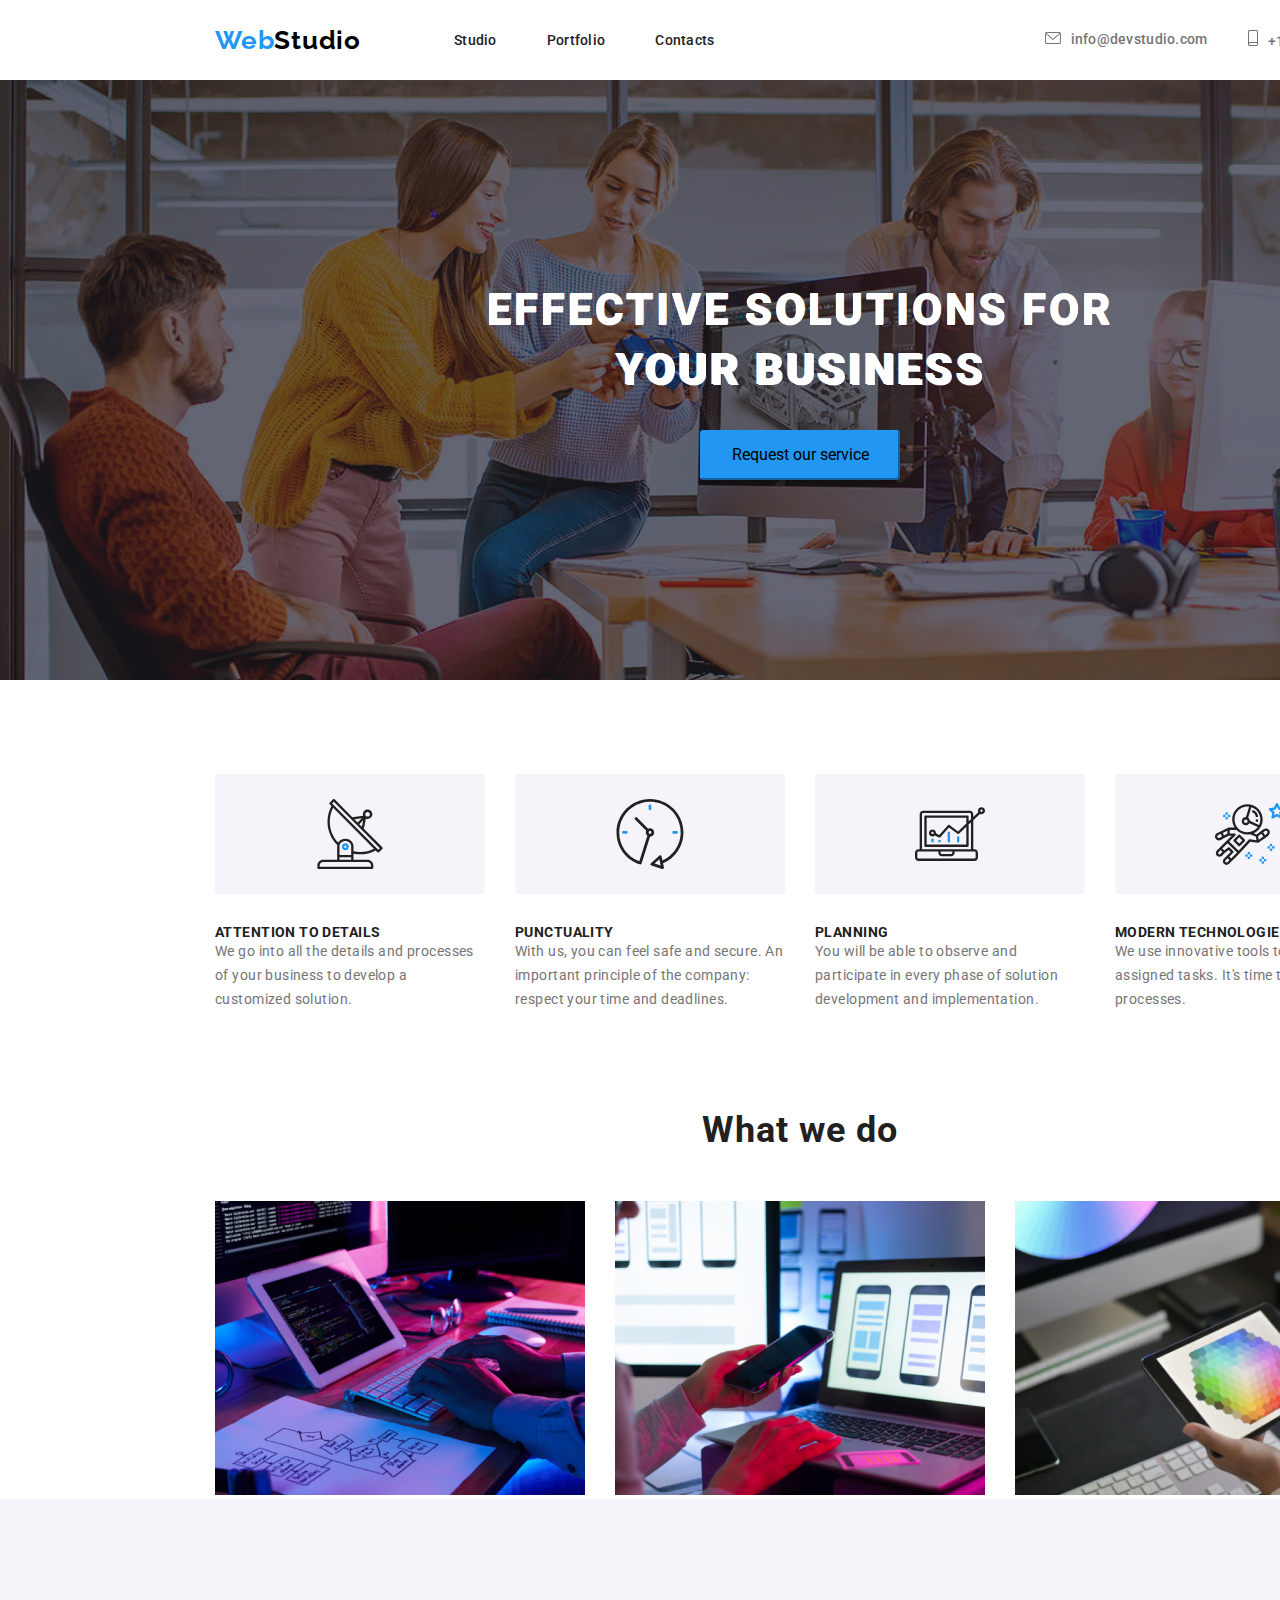
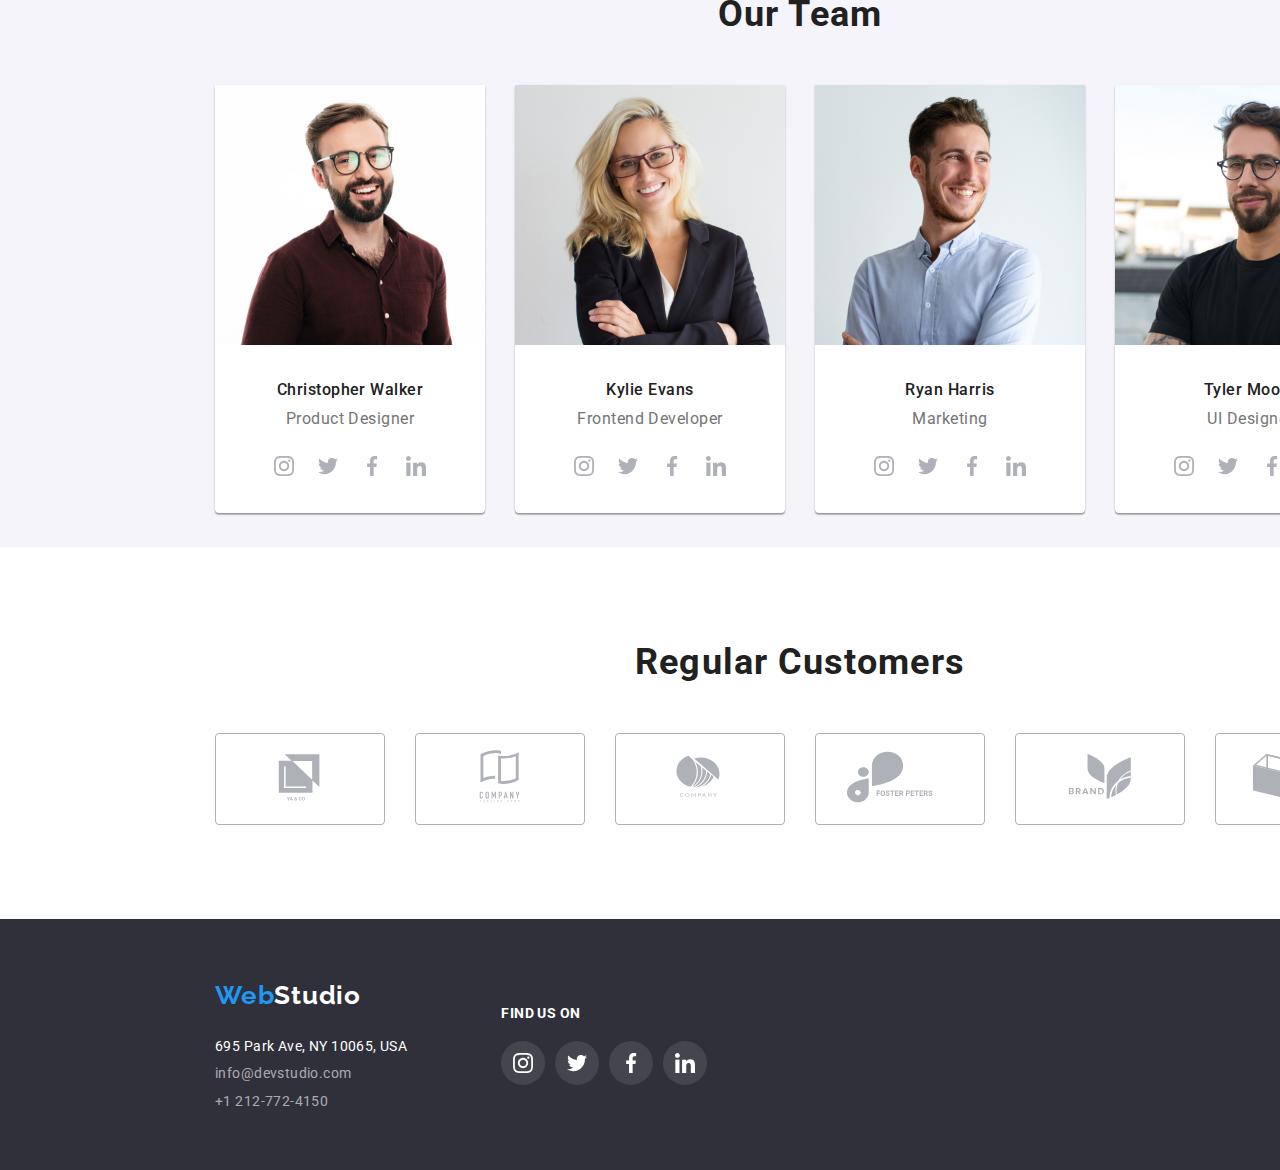
<file: index.html>
<!DOCTYPE html>
<html lang="en">
  <head>
    <meta charset="UTF-8" />
    <meta name="viewport" content="width=device-width, initial-scale=1.0" />
    <title>WebStudio</title>
    <link rel="preconnect" href="https://fonts.googleapis.com" />
    <link rel="preconnect" href="https://fonts.gstatic.com" crossorigin />
    <link
      href="https://fonts.googleapis.com/css2?family=Raleway:wght@700&family=Roboto:wght@400;500;700;900&display=swap"
      rel="stylesheet"
    />
    <link rel="stylesheet" href="./css/modern-normalize.css" />
    <link rel="stylesheet" href="./css/style.css" />
  </head>
  <body class="container">
    <header>
      <div class="navigation-bar">
        <a href="./index.html" class="logo"
          ><span class="logo-web">Web</span>Studio</a
        >
        <nav>
          <ul class="navigation">
            <li><a href="./index.html" class="nav-links">Studio</a></li>
            <li>
              <a href="./portfolio.html" class="nav-links">Portfolio</a>
            </li>
            <li><a href="" class="nav-links">Contacts</a></li>
          </ul>
        </nav>
        <div class="nav-contacts-pos">
          <div>
            <a href="mailto:info@devstudio.com" class="nav-contacts">
              <svg width="16px" height="12px" class="nav-icon">
                <use
                  href="./images/icons.svg#icon-email"
                  width="16px"
                  height="12px"
                ></use></svg
              >info@devstudio.com</a
            >
          </div>

          <div>
            <a href="tel:+12127724150" class="nav-contacts">
              <svg width="10px" height="16px" class="nav-icon">
                <use
                  href="./images/icons.svg#icon-smartphone"
                  width="10px"
                  height="16px"
                ></use></svg
              >+1 212-772-4150</a
            >
          </div>
        </div>
      </div>
      <section class="hero-section">
        <h1 class="hero-heading">EFFECTIVE SOLUTIONS FOR YOUR BUSINESS</h1>
        <button type="button">Request our service</button>
      </section>
    </header>
    <main>
      <section>
        <div class="what-we-do-articles">
          <div>
            <div class="bg-art-logo">
              <svg width="70px" height="70px">
                <use href="./images/icons.svg#icon-antenna"></use>
              </svg>
            </div>
            <h3 class="article-heading">ATTENTION TO DETAILS</h3>
            <p class="text-article">
              We go into all the details and processes of your business to
              develop a customized solution.
            </p>
          </div>
          <div>
            <div class="bg-art-logo">
              <svg width="70px" height="70px">
                <use href="./images/icons.svg#icon-clock"></use>
              </svg>
            </div>
            <h3 class="article-heading">PUNCTUALITY</h3>
            <p class="text-article">
              With us, you can feel safe and secure. An important principle of
              the company: respect your time and deadlines.
            </p>
          </div>
          <div>
            <div class="bg-art-logo">
              <svg width="70px" height="70px">
                <use href="./images/icons.svg#icon-diagram"></use>
              </svg>
            </div>
            <h3 class="article-heading">PLANNING</h3>
            <p class="text-article">
              You will be able to observe and participate in every phase of
              solution development and implementation.
            </p>
          </div>
          <div>
            <div class="bg-art-logo">
              <svg width="70px" height="70px">
                <use href="./images/icons.svg#icon-astronaut"></use>
              </svg>
            </div>
            <h3 class="article-heading">MODERN TECHNOLOGIES</h3>
            <p class="text-article">
              We use innovative tools to solve assigned tasks. It's time to
              simplify work processes.
            </p>
          </div>
        </div>

        <div>
          <h2 class="section-heading what-we-do-heading">What we do</h2>

          <ul class="what-we-do-photos">
            <li>
              <img
                src="./images/man-writing-on-keyboard.png"
                alt="man writing on keyboard"
                width="370"
              />
            </li>
            <li>
              <img
                src="./images/man-woking-at-a-laptop-and-a-phone.png"
                alt="man woking at a laptop and a phone"
                width="370"
              />
            </li>
            <li>
              <img
                src="./images/a-tablet-with-colors-grid.png"
                alt="a tablet with colors grid"
                width="370"
              />
            </li>
          </ul>
        </div>
      </section>

      <section class="team-section">
        <h2 class="section-heading out-team-heading">Our Team</h2>
        <div class="team-cards">
          <ul>
            <li class="team-card">
              <img
                src="./images/chris-walker.jpg"
                alt="Christopher Walker"
                width="270"
              />
              <h2 class="team-member-name">Christopher Walker</h2>
              <p class="team-member-function">Product Designer</p>
              <div class="team-social-links">
                <a href=""
                  ><svg width="20px" height="20px">
                    <use href="./images/icons.svg#icon-instagram"></use></svg
                ></a>
                <a href=""
                  ><svg width="20px" height="20px">
                    <use href="./images/icons.svg#icon-twitter"></use></svg
                ></a>
                <a href=""
                  ><svg width="20px" height="20px">
                    <use href="./images/icons.svg#icon-facebook"></use></svg
                ></a>
                <a href=""
                  ><svg width="20px" height="20px">
                    <use href="./images/icons.svg#icon-linkedin"></use></svg
                ></a>
              </div>
            </li>
            <li class="team-card">
              <img
                src="./images/kylie-evans.jpg"
                alt="Kylie Evans"
                width="270"
              />
              <h2 class="team-member-name">Kylie Evans</h2>
              <p class="team-member-function">Frontend Developer</p>
              <div class="team-social-links">
                <a href=""
                  ><svg width="20px" height="20px">
                    <use href="./images/icons.svg#icon-instagram"></use></svg
                ></a>
                <a href=""
                  ><svg width="20px" height="20px">
                    <use href="./images/icons.svg#icon-twitter"></use></svg
                ></a>
                <a href=""
                  ><svg width="20px" height="20px">
                    <use href="./images/icons.svg#icon-facebook"></use></svg
                ></a>
                <a href=""
                  ><svg width="20px" height="20px">
                    <use href="./images/icons.svg#icon-linkedin"></use></svg
                ></a>
              </div>
            </li>
            <li class="team-card">
              <img
                src="./images/ryan-harris.jpg"
                alt="Ryan Harris"
                width="270"
              />
              <h2 class="team-member-name">Ryan Harris</h2>
              <p class="team-member-function">Marketing</p>
              <div class="team-social-links">
                <a href=""
                  ><svg width="20px" height="20px">
                    <use href="./images/icons.svg#icon-instagram"></use></svg
                ></a>
                <a href=""
                  ><svg width="20px" height="20px">
                    <use href="./images/icons.svg#icon-twitter"></use></svg
                ></a>
                <a href=""
                  ><svg width="20px" height="20px">
                    <use href="./images/icons.svg#icon-facebook"></use></svg
                ></a>
                <a href=""
                  ><svg width="20px" height="20px">
                    <use href="./images/icons.svg#icon-linkedin"></use></svg
                ></a>
              </div>
            </li>
            <li class="team-card">
              <img
                src="./images/tyler-moore.jpg"
                alt="Tyler Moore"
                width="270"
              />
              <h2 class="team-member-name">Tyler Moore</h2>
              <p class="team-member-function">UI Designer</p>
              <div class="team-social-links">
                <a href=""
                  ><svg width="20px" height="20px">
                    <use href="./images/icons.svg#icon-instagram"></use></svg
                ></a>
                <a href=""
                  ><svg width="20px" height="20px">
                    <use href="./images/icons.svg#icon-twitter"></use></svg
                ></a>
                <a href=""
                  ><svg width="20px" height="20px">
                    <use href="./images/icons.svg#icon-facebook"></use></svg
                ></a>
                <a href=""
                  ><svg width="20px" height="20px">
                    <use href="./images/icons.svg#icon-linkedin"></use></svg
                ></a>
              </div>
            </li>
          </ul>
        </div>
      </section>

      <section>
        <h2 class="regular-customers">Regular Customers</h2>
        <div class="customers-cards">
          <ul>
            <li>
              <a href=""
                ><svg>
                  <use href="./images/icons.svg#icon-ya-and-co-logo"></use></svg
              ></a>
            </li>
            <li>
              <a href=""
                ><svg>
                  <use href="./images/icons.svg#icon-company-logo"></use></svg
              ></a>
            </li>
            <li>
              <a href=""
                ><svg>
                  <use href="./images/icons.svg#icon-company-2-logo"></use></svg
              ></a>
            </li>
            <li>
              <a href=""
                ><svg>
                  <use href="./images/icons.svg#icon-foster-peters"></use></svg
              ></a>
            </li>
            <li>
              <a href=""
                ><svg>
                  <use href="./images/icons.svg#icon-brand-logo"></use></svg
              ></a>
            </li>
            <li>
              <a href=""
                ><svg>
                  <use
                    href="./images/icons.svg#icon-company-tag-line-logo"
                  ></use></svg
              ></a>
            </li>
          </ul>
        </div>
      </section>

      <footer class="footer-section">
        <div>
          <a href="index.html" class="footer-logo"
            ><span class="logo-web">Web</span>Studio</a
          >

          <address class="footer-contacts-section">
            <p class="footer-adress">695 Park Ave, NY 10065, USA</p>
            <a
              href="mailto:info@devstudio.com"
              class="footer-contacts footer-mail"
              >info@devstudio.com</a
            >
            <a href="tel:+12127724150" class="footer-contacts"
              >+1 212-772-4150</a
            >
          </address>
        </div>
        <div class="social-links-footer">
          <h3>find us on</h3>
          <ul>
            <li>
              <a href=""
                ><svg width="20px" height="20px">
                  <use href="./images/icons.svg#icon-instagram"></use></svg
              ></a>
            </li>
            <li>
              <a href=""
                ><svg width="20px" height="20px">
                  <use href="./images/icons.svg#icon-twitter"></use></svg
              ></a>
            </li>
            <li>
              <a href=""
                ><svg width="20px" height="20px">
                  <use href="./images/icons.svg#icon-facebook"></use></svg
              ></a>
            </li>
            <li>
              <a href=""
                ><svg width="20px" height="20px">
                  <use href="./images/icons.svg#icon-linkedin"></use></svg
              ></a>
            </li>
          </ul>
        </div>
      </footer>
    </main>
  </body>
</html>
</file>
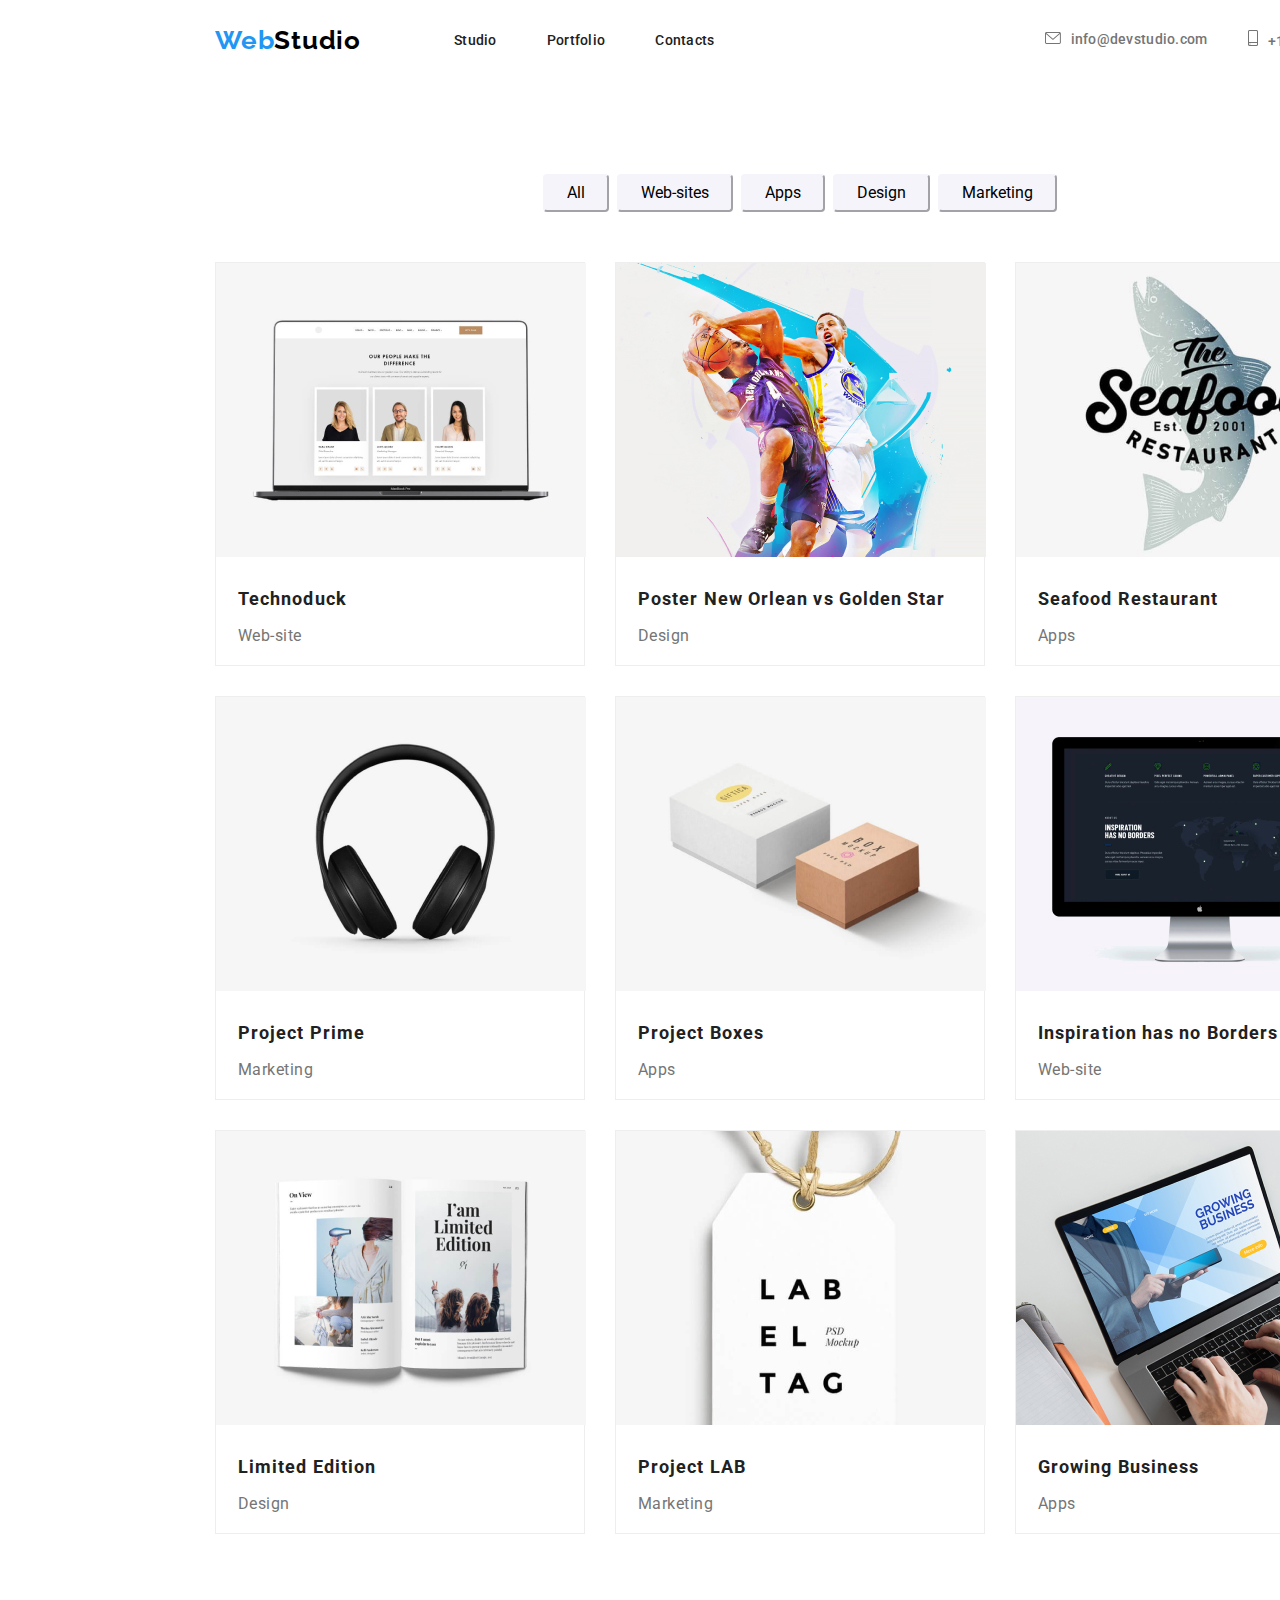
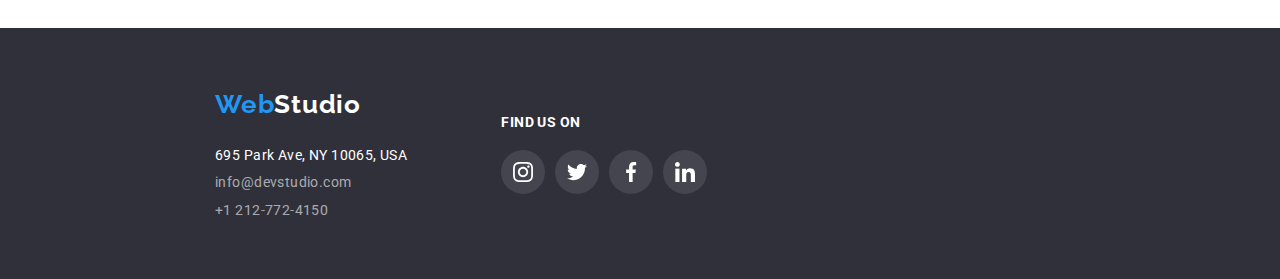
<file: portfolio.html>
<!DOCTYPE html>
<html lang="en">
  <head>
    <meta charset="UTF-8" />
    <meta name="viewport" content="width=device-width, initial-scale=1.0" />
    <title>Portfolio</title>
    <link rel="preconnect" href="https://fonts.googleapis.com" />
    <link rel="preconnect" href="https://fonts.gstatic.com" crossorigin />
    <link
      href="https://fonts.googleapis.com/css2?family=Raleway:wght@700&family=Roboto:wght@400;500;700;900&display=swap"
      rel="stylesheet"
    />
    <link rel="stylesheet" href="./css/modern-normalize.css" />
    <link rel="stylesheet" href="./css/style.css" />
  </head>

  <body class="container">
    <header>
      <div class="navigation-bar">
        <a href="./index.html" class="logo"
          ><span class="logo-web">Web</span>Studio</a
        >
        <nav>
          <ul class="navigation">
            <li><a href="./index.html" class="nav-links">Studio</a></li>
            <li>
              <a href="./portfolio.html" class="nav-links">Portfolio</a>
            </li>
            <li><a href="" class="nav-links">Contacts</a></li>
          </ul>
        </nav>
        <div class="nav-contacts-pos">
          <div>
            <a href="mailto:info@devstudio.com" class="nav-contacts">
              <svg width="16px" height="12px" class="nav-icon">
                <use
                  href="./images/icons.svg#icon-email"
                  width="16px"
                  height="12px"
                ></use></svg
              >info@devstudio.com</a
            >
          </div>

          <div>
            <a href="tel:+12127724150" class="nav-contacts">
              <svg width="10px" height="16px" class="nav-icon">
                <use
                  href="./images/icons.svg#icon-smartphone"
                  width="10px"
                  height="16px"
                ></use></svg
              >+1 212-772-4150</a
            >
          </div>
        </div>
      </div>
    </header>
    <section>
      <div class="section-buttons">
        <button type="button">All</button>
        <button type="button">Web-sites</button>
        <button type="button">Apps</button>
        <button type="button">Design</button>
        <button type="button">Marketing</button>
      </div>
      <ul class="cards">
        <li class="card">
          <img
            src="./images/portfolio/technoduck.jpg"
            alt="a laptop"
            width="370"
          />
          <h2 class="project-name">Technoduck</h2>
          <p class="project-type">Web-site</p>
        </li>
        <li class="card">
          <img
            src="./images/portfolio/poster-new-orlean-vs-golden-star.jpg"
            alt="tow basket players"
            width="370"
          />
          <h2 class="project-name">Poster New Orlean vs Golden Star</h2>
          <p class="project-type">Design</p>
        </li>
        <li class="card">
          <img
            src="./images/portfolio/seafood-restaurant.jpg"
            alt="a seafood restaurant logo"
            width="370"
          />
          <h2 class="project-name">Seafood Restaurant</h2>
          <p class="project-type">Apps</p>
        </li>
        <li class="card">
          <img
            src="./images/portfolio/project-prime.jpg"
            alt="a pair of headphones over the ears"
            width="370"
          />
          <h2 class="project-name">Project Prime</h2>
          <p class="project-type">Marketing</p>
        </li>
        <li class="card">
          <img
            src="./images/portfolio/project-boxes.jpg"
            alt="two boxes"
            width="370"
          />
          <h2 class="project-name">Project Boxes</h2>
          <p class="project-type">Apps</p>
        </li>
        <li class="card">
          <img
            src="./images/portfolio/inspiration-has-no-borders.jpg"
            alt="a monitor"
            width="370"
          />
          <h2 class="project-name">Inspiration has no Borders</h2>
          <p class="project-type">Web-site</p>
        </li>
        <li class="card">
          <img
            src="./images/portfolio/limited-edition.jpg"
            alt="a magazine"
            width="370"
          />
          <h2 class="project-name">Limited Edition</h2>
          <p class="project-type">Design</p>
        </li>
        <li class="card">
          <img
            src="./images/portfolio/project-lab.jpg"
            alt="a label tag"
            width="370"
          />
          <h2 class="project-name">Project LAB</h2>
          <p class="project-type">Marketing</p>
        </li>
        <li class="card">
          <img
            src="./images/portfolio/growing-business.jpg"
            alt="a man writes on a laptop"
            width="370"
          />
          <h2 class="project-name">Growing Business</h2>
          <p class="project-type">Apps</p>
        </li>
      </ul>
    </section>

    <footer class="footer-section">
      <div>
        <a href="./index.html" class="footer-logo"
          ><span class="logo-web">Web</span>Studio</a
        >

        <address class="footer-contacts-section">
          <p class="footer-adress">695 Park Ave, NY 10065, USA</p>
          <a
            href="mailto:info@devstudio.com"
            class="footer-contacts footer-mail"
            >info@devstudio.com</a
          >
          <a href="tel:+12127724150" class="footer-contacts">+1 212-772-4150</a>
        </address>
      </div>
      <div class="social-links-footer">
        <h3>find us on</h3>
        <ul>
          <li>
            <a href=""
              ><svg width="20px" height="20px">
                <use href="./images/icons.svg#icon-instagram"></use></svg
            ></a>
          </li>
          <li>
            <a href=""
              ><svg width="20px" height="20px">
                <use href="./images/icons.svg#icon-twitter"></use></svg
            ></a>
          </li>
          <li>
            <a href=""
              ><svg width="20px" height="20px">
                <use href="./images/icons.svg#icon-facebook"></use></svg
            ></a>
          </li>
          <li>
            <a href=""
              ><svg width="20px" height="20px">
                <use href="./images/icons.svg#icon-linkedin"></use></svg
            ></a>
          </li>
        </ul>
      </div>
    </footer>
  </body>
</html>
</file>
<file: css/style.css>
* {
  margin: 0;
  padding: 0;
  box-sizing: "Border-box";
}

:root {
  --font-family: "Roboto", sans-serif;
  --logo-font-family: "Raleway", sans-serif;
  --hero-head-color: #fff;
  --nav-contacts-color: #757575;
  --logo-color: #000000;
  --footer-logo-color: #fff;
  --logo-web-color: #2196f3;
  --footer-contacts-color: rgba(255, 255, 255, 0.6);
}

body {
  font-family: var(--font-family);
  color: #212121;
}

.container {
  width: 1600px;
}

button {
  cursor: pointer;
}

.logo {
  color: var(--logo-color);
  font-size: 26px;
  font-family: var(--logo-font-family);
  font-style: normal;
  font-weight: 700;
  line-height: normal;
  letter-spacing: 0.78px;
}

.cards {
  display: flex;
  justify-content: center;
  align-items: center;
  gap: 30px;
  margin-bottom: 94px;
  margin-top: 50px;
  margin-left: 200px;
  flex-wrap: wrap;
  box-sizing: content-box;
  width: 1200px;
}

.card {
  border: 1px solid #eee;
  background: #fff;
  width: 370px;
  height: 404px;
  flex-shrink: 0;
}

.section-buttons {
  display: flex;
  justify-content: center;
  align-items: center;
  gap: 8px;
  margin-top: 94px;
}

.section-buttons button {
  height: 38px;
  flex-shrink: 0;
  border-radius: 4px;
  background: #f5f4fa;
  border-color: #f5f4fa;
  padding: 6px 22px 6px 22px;
}

.portfolio-text-button {
  color: #212121;
  text-align: center;
  font-size: 16px;
  font-style: normal;
  font-weight: 500;
  line-height: 26px;
  letter-spacing: 0.48px;
}

.project-name {
  color: #212121;
  font-size: 18px;
  font-style: normal;
  font-weight: 700;
  line-height: 36px;
  letter-spacing: 1.08px;
  padding-left: 22px;
  padding-top: 20px;
  padding-bottom: 4px;
}

.project-type {
  color: #757575;
  font-size: 16px;
  font-style: normal;
  font-weight: 400;
  line-height: 30px;
  letter-spacing: 0.48px;
  padding-left: 22px;
  padding-bottom: 20px;
}

.footer-logo {
  color: var(--footer-logo-color);
  font-size: 26px;
  font-family: Raleway;
  font-style: normal;
  font-weight: 700;
  line-height: normal;
  letter-spacing: 0.78px;
}

.logo-web {
  color: var(--logo-web-color);
}

a {
  text-decoration: none;
}

ul {
  list-style: none;
}

.nav-links:hover,
.nav-links:focus,
.nav-contacts:hover,
.nav-contacts:focus,
.footer-contacts:hover,
.footer-contacts:focus {
  color: #2196f3;
}

.nav-links:hover {
  border-bottom: 2px solid #2196f3;
  border-radius: 2;
  padding-bottom: 28px;
}

.nav-links {
  font-size: 14px;
  font-style: normal;
  font-weight: 500;
  line-height: normal;
  letter-spacing: 0.28px;
  color: #212121;
}

.navigation-bar {
  display: flex;
  height: 80px;
  align-items: center;
  padding-left: 215px;
  padding-right: 215px;
}

.navigation {
  display: flex;
  padding-left: 93px;
  gap: 50px;
  padding-right: 330px;
}

.nav-contacts {
  color: var(--nav-contacts-color);
  font-size: 14px;
  font-style: normal;
  font-weight: 500;
  line-height: normal;
  letter-spacing: 0.28px;
}

.nav-icon {
  margin-right: 10px;
  /* color: #757575; */
}

.nav-contacts-pos {
  display: flex;
  gap: 40px;
}

.footer-contacts {
  color: rgba(255, 255, 255, 0.6);
  font-size: 14px;
  font-style: normal;
  font-weight: 400;
  line-height: 1.14;
  letter-spacing: 0.42px;
}

.footer-adress {
  color: #fff;
  font-size: 14px;
  font-style: normal;
  font-weight: 400;
  line-height: normal;
  letter-spacing: 0.42px;
  margin: 0;
  padding-top: 28px;
}

.hero-section {
  display: flex;
  background-color: #2f303a;
  height: 600px;
  justify-content: center;
  align-items: center;
  flex-wrap: wrap;
  flex-direction: column;
  background-image: url(../images/hero-background-image.jpg);
}

.hero-section h1 {
  width: 696px;
}

.hero-section button {
  border-radius: 4px;
  background: #2196f3;
  box-shadow: 0px 4px 4px 0px rgba(0, 0, 0, 0.15);
  width: 200px;
  height: 50px;
  flex-shrink: 0;
  border-radius: 4px;
  margin-top: 30px;
  border-color: #2196f3;
}

.hero-heading {
  color: #fff;
  text-align: center;
  font-size: 44px;
  font-style: normal;
  font-weight: 900;
  line-height: 1.36;
  letter-spacing: 2.64px;
  text-transform: uppercase;
}

.what-we-do-photos {
  display: flex;
  justify-content: center;
  gap: 30px;
}

.bg-art-logo {
  border-radius: 4px;
  background: #f5f4fa;
  width: 270px;
  height: 120px;
  display: flex;
  justify-content: center;
  align-items: center;
  margin-bottom: 30px;
}

.what-we-do-articles {
  display: flex;
  justify-content: center;
  gap: 30px;
  padding: 94px 215px 94px 215px;
}

.what-we-do-heading {
  padding-bottom: 50px;
}

.out-team-heading {
  padding-top: 94px;
  padding-bottom: 50px;
}

.team-section {
  background: #f5f4fa;
  height: 648px;
}

.team-section .team-cards ul li {
  border-radius: 0px 0px 4px 4px;
  background: #fff;
  box-shadow: 0px 2px 1px 0px rgba(0, 0, 0, 0.2),
    0px 1px 1px 0px rgba(0, 0, 0, 0.14), 0px 1px 3px 0px rgba(0, 0, 0, 0.12);
  width: 270px;
  height: 428px;
  border-bottom-left-radius: 4px;
  border-bottom-right-radius: 4px;
}

.team-cards ul {
  display: flex;
  justify-content: center;
  align-items: center;
  gap: 30px;
  padding-bottom: 94px;
}

.team-social-links {
  display: flex;
  align-items: center;
  justify-content: center;
  row-gap: 10px;
}

.team-social-links a {
  color: #afb1b8;
  border: 12px solid transparent;
}

.team-social-links a:hover,
.team-social-links a:focus {
  background-color: #2196f3;
  border-color: #2196f3;
  border-radius: 50%;
  color: #fff;
}

.article-heading {
  font-size: 14px;
  font-style: normal;
  font-weight: 700;
  line-height: normal;
  letter-spacing: 0.42px;
  text-transform: uppercase;
}

.text-article {
  color: #757575;
  font-size: 14px;
  font-style: normal;
  font-weight: 400;
  line-height: 1.71;
  letter-spacing: 0.42px;
  width: 270px;
  height: 75px;
}

.section-heading {
  text-align: center;
  font-size: 36px;
  font-style: normal;
  font-weight: 700;
  line-height: normal;
  letter-spacing: 1.08px;
  margin: 0;
}

.footer-adress {
  color: #fff;
  font-size: 14px;
  font-style: normal;
  font-weight: 400;
  line-height: normal;
  letter-spacing: 0.42px;
}

a.footer-mail {
  padding-top: 12px;
  padding-bottom: 12px;
}

.social-links-footer h3 {
  color: #fff;
  font-size: 14px;
  font-style: normal;
  font-weight: 700;
  line-height: normal;
  letter-spacing: 0.42px;
  text-transform: uppercase;
}

.footer-section {
  background-color: #2f303a;
  height: 251px;
  display: flex;
  justify-content: start;
  align-items: center;
  padding-left: 215px;
  padding-right: 215px;
}

.footer-contacts-section {
  display: flex;
  flex-direction: column;
}

.social-links-footer ul {
  display: flex;
  gap: 10px;
}

.social-links-footer a {
  background-color: #ffffff1a;
  border: 12px solid;
  border-radius: 50%;
  border-color: transparent;
  display: flex;
  align-items: center;
  justify-content: center;
}

.social-links-footer a {
  color: #fff;
}

.social-links-footer a:hover,
.social-links-footer a:focus {
  color: #fff;
  background-color: #2196f3;
  border: 12px solid;
  border-radius: 50%;
  border-color: transparent;
}

.social-links-footer {
  display: flex;
  flex-direction: column;
  gap: 20px;
  margin-left: 94px;
}

.team-member-name {
  color: #212121;
  text-align: center;
  font-size: 16px;
  font-style: normal;
  font-weight: 500;
  line-height: normal;
  letter-spacing: 0.48px;
  margin-top: 30px;
  padding-bottom: 10px;
}

.team-member-function {
  color: #757575;
  text-align: center;
  font-size: 16px;
  font-style: normal;
  font-weight: 400;
  line-height: normal;
  letter-spacing: 0.48px;
  padding-bottom: 16px;
}

.regular-customers {
  color: #212121;
  text-align: center;
  font-size: 36px;
  font-style: normal;
  font-weight: 700;
  line-height: normal;
  letter-spacing: 1.08px;
  text-align: center;
  margin-top: 94px;
}

.customers-cards ul li a svg {
  width: 106px;
  height: 60px;
  color: #afb1b8;
}

.customers-cards ul li {
  width: 170px;
  height: 92px;
  border-radius: 4px;
  border: 1px solid #afb1b8;
  display: flex;
  justify-content: center;
  align-items: center;
}

.customers-cards ul {
  display: flex;
  align-items: center;
  justify-content: center;
  gap: 30px;
  margin-top: 50px;
  margin-bottom: 94px;
}

.customers-cards ul li:hover,
.customers-cards ul li:focus {
  border-radius: 4px;
  border: 1px solid #2196f3;
}

.customers-cards ul li a svg:hover,
.customers-cards ul li a svg:focus {
  color: #2196f3;
}
</file>
